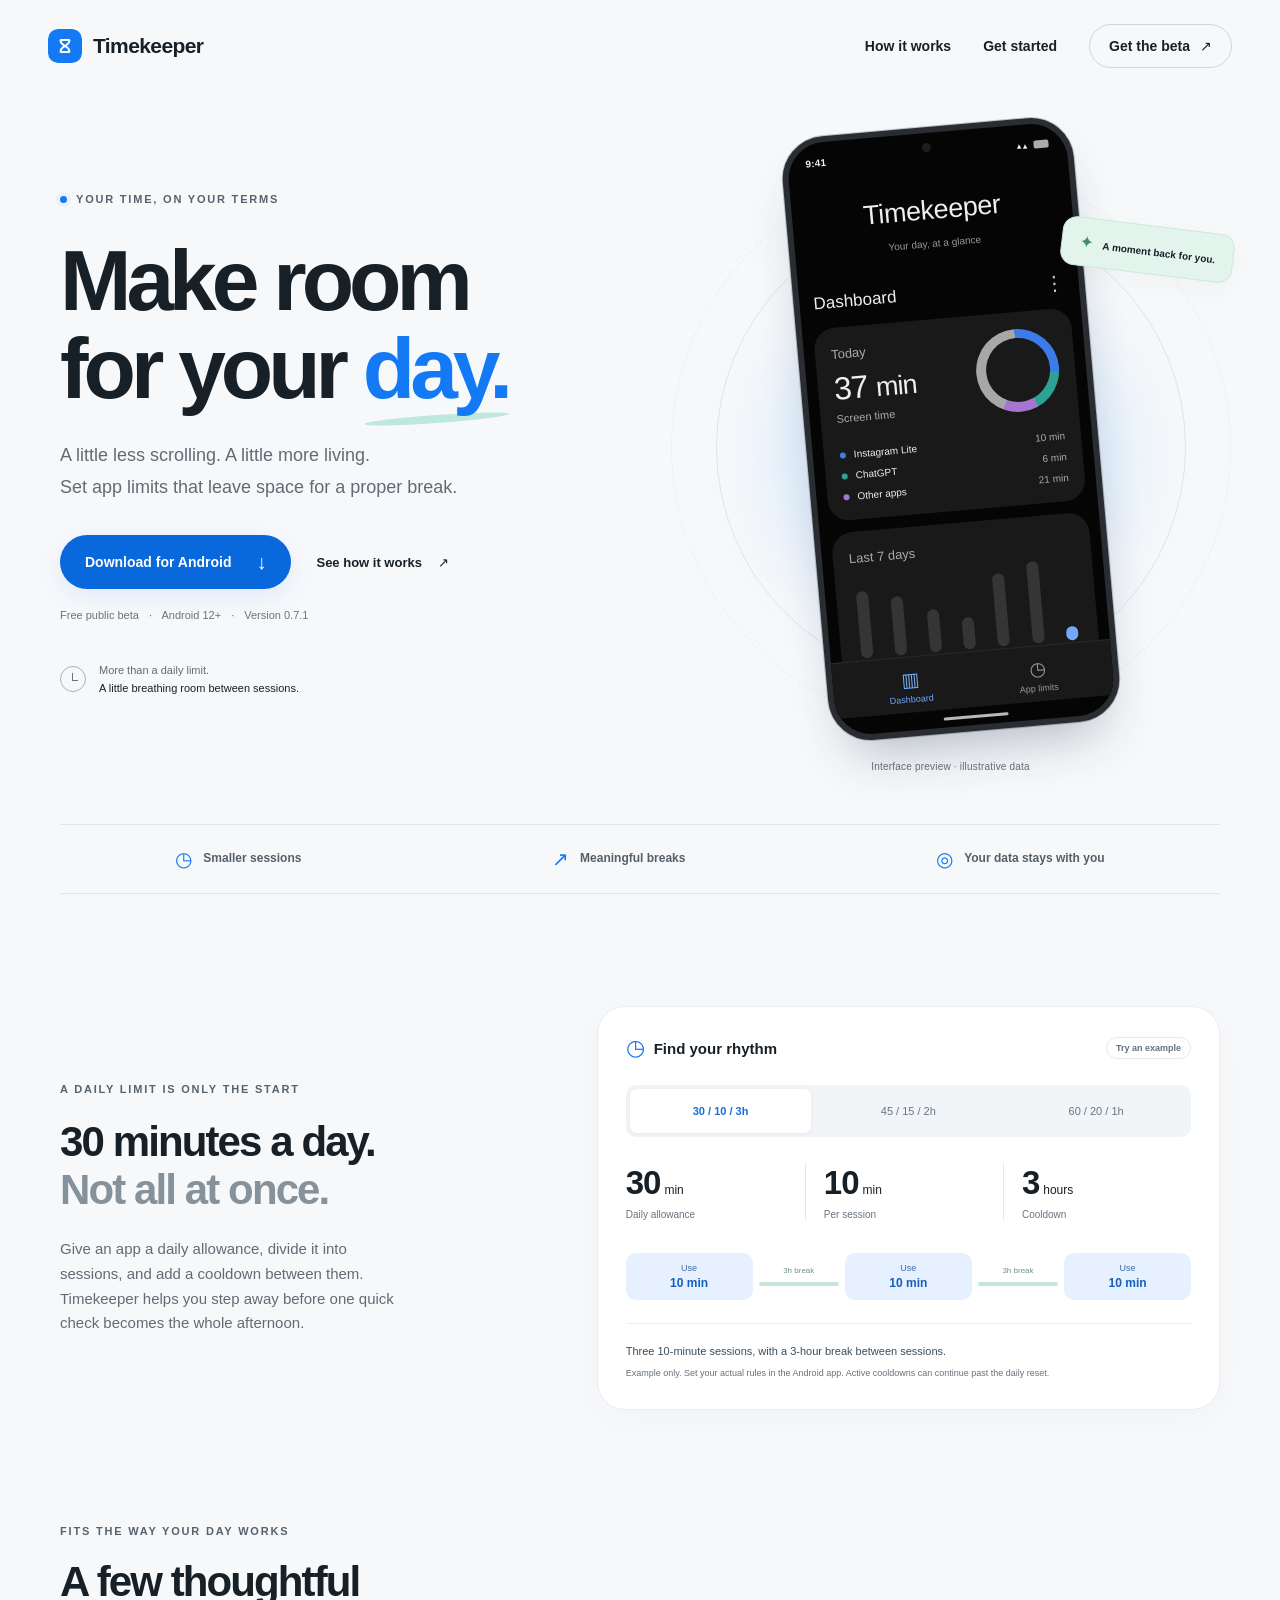
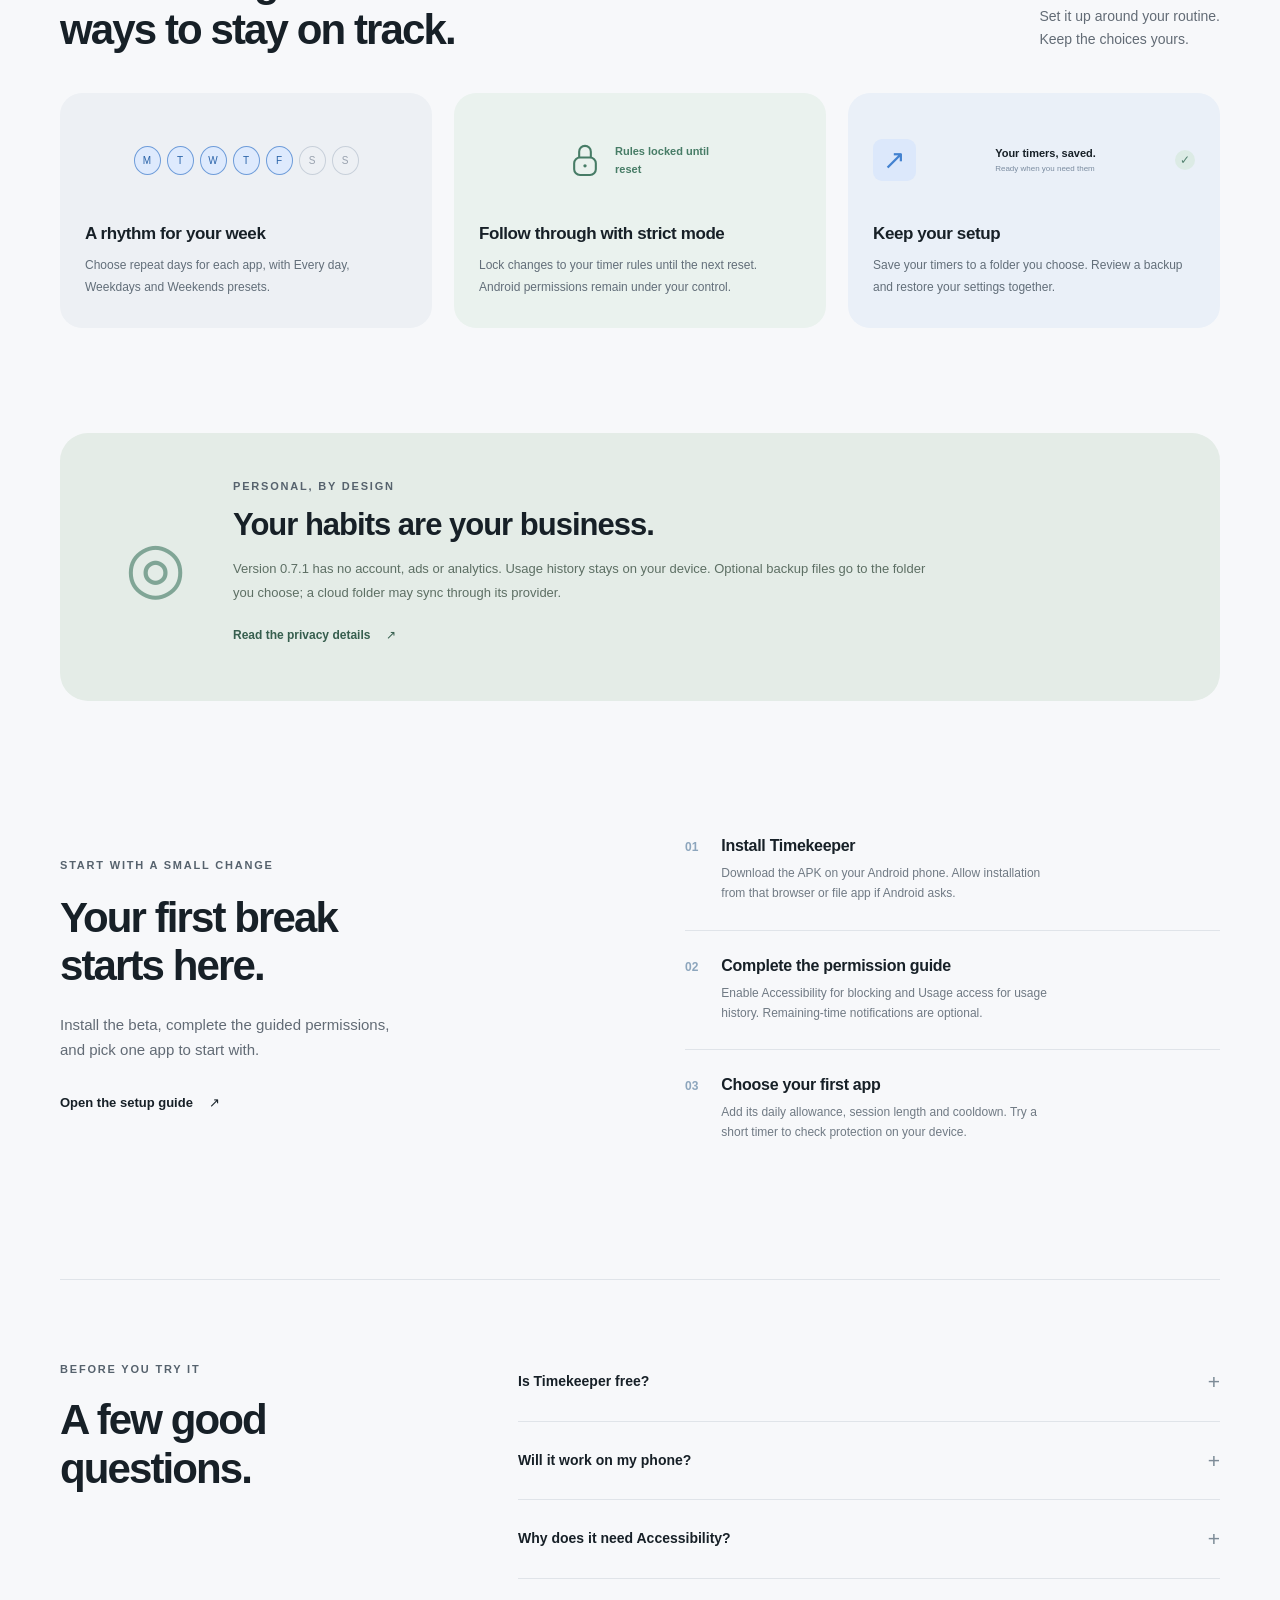
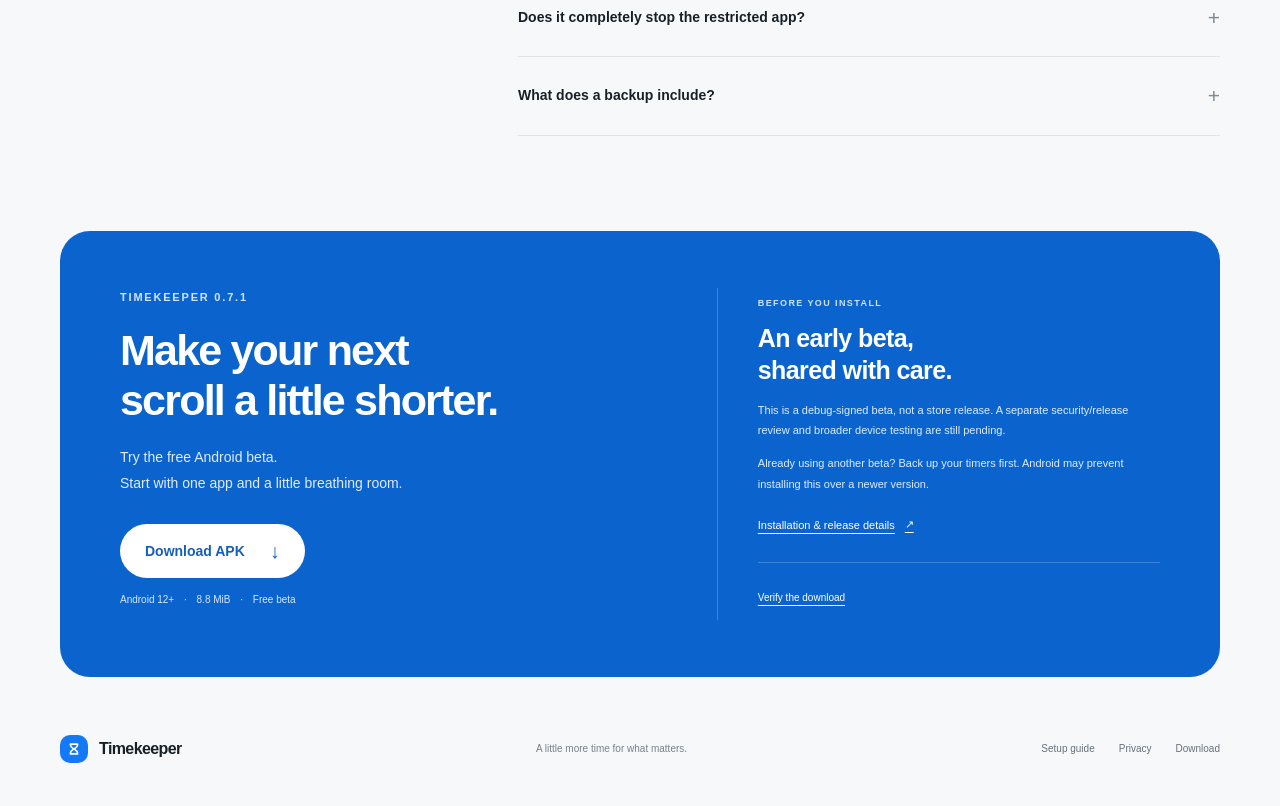
<file: docs/index.html>
<!doctype html>
<html lang="en">
<head>
  <meta charset="utf-8">
  <meta name="viewport" content="width=device-width, initial-scale=1">
  <meta name="theme-color" content="#f7f8fa">
  <title>Timekeeper — A little less scrolling. A little more living.</title>
  <meta name="description" content="Set daily app allowances, split them into smaller sessions, and take a break with cooldowns. Try the free Timekeeper 0.7.1 Android beta.">
  <meta property="og:title" content="Timekeeper — Make room for your day.">
  <meta property="og:description" content="Daily app allowances. Smaller sessions. Better breaks. Free Android beta.">
  <meta property="og:type" content="website">
  <meta property="og:image" content="assets/social-preview.svg">
  <link rel="icon" type="image/svg+xml" href="assets/timekeeper.svg">
  <link rel="stylesheet" href="assets/site.css">
  <script src="assets/site.js" defer></script>
</head>
<body>
<a class="skip-link" href="#main">Skip to content</a>
<header class="site-header">
  <a class="brand" href="./" aria-label="Timekeeper home"><img src="assets/timekeeper.svg" width="34" height="34" alt=""><span>Timekeeper</span></a>
  <nav aria-label="Main navigation">
    <a href="#how-it-works">How it works</a>
    <a href="#setup">Get started</a>
    <a class="nav-download" href="#download">Get the beta <span aria-hidden="true">↗</span></a>
  </nav>
</header>
<main id="main">
  <section class="hero section-shell" aria-labelledby="hero-title">
    <div class="hero-copy">
      <p class="eyebrow"><span class="status-dot" aria-hidden="true"></span> YOUR TIME, ON YOUR TERMS</p>
      <h1 id="hero-title">Make room<br>for your <span class="blue-word">day.</span></h1>
      <p class="hero-description">A little less scrolling. A little more living.<br>Set app limits that leave space for a proper break.</p>
      <div class="hero-actions"><a class="button primary" href="#download">Download for Android <span aria-hidden="true">↓</span></a><a class="text-link" href="#how-it-works">See how it works <span aria-hidden="true">↗</span></a></div>
      <p class="hero-meta">Free public beta <span aria-hidden="true">·</span> Android 12+ <span aria-hidden="true">·</span> Version 0.7.1</p>
      <div class="hero-note"><span class="little-clock" aria-hidden="true"></span><p>More than a daily limit.<br><strong>A little breathing room between sessions.</strong></p></div>
    </div>
    <figure class="product-stage">
      <div class="orbit orbit-one" aria-hidden="true"></div><div class="orbit orbit-two" aria-hidden="true"></div>
      <div class="floating-pill" aria-hidden="true"><span class="tiny-spark">✦</span> A moment back for you.</div>
      <div class="phone" role="img" aria-label="Illustrative Timekeeper dashboard with example screen-time data, a usage ring and weekly chart.">
        <div class="phone-camera" aria-hidden="true"></div>
        <div class="phone-status"><span>9:41</span><span class="phone-status-right">▴▴ <span class="battery"></span></span></div>
        <div class="phone-heading">Timekeeper<p>Your day, at a glance</p></div>
        <div class="screen-section-title">Dashboard <span>⋮</span></div>
        <div class="screen-card today-card">
          <div class="today-top"><div><p class="screen-muted">Today</p><p class="screen-total">37 <span>min</span></p><p class="screen-muted small">Screen time</p></div><div class="usage-ring"><div></div></div></div>
          <div class="app-row"><span class="app-dot blue"></span><span>Instagram Lite</span><span>10 min</span></div>
          <div class="app-row"><span class="app-dot teal"></span><span>ChatGPT</span><span>6 min</span></div>
          <div class="app-row"><span class="app-dot purple"></span><span>Other apps</span><span>21 min</span></div>
        </div>
        <div class="screen-card weekly-card"><p class="screen-muted">Last 7 days</p><div class="week-bars"><div><i style="--bar:66%"></i><span>T</span></div><div><i style="--bar:58%"></i><span>F</span></div><div><i style="--bar:42%"></i><span>S</span></div><div><i style="--bar:31%"></i><span>S</span></div><div><i style="--bar:72%"></i><span>M</span></div><div><i style="--bar:81%"></i><span>T</span></div><div class="current-day"><i style="--bar:14%"></i><span>W</span></div></div></div>
        <div class="phone-nav"><div class="active"><span>▥</span>Dashboard</div><div><span>◷</span>App limits</div></div><div class="gesture-bar" aria-hidden="true"></div>
      </div>
      <figcaption>Interface preview · illustrative data</figcaption>
    </figure>
  </section>
  <div class="principles section-shell" aria-label="Timekeeper basics"><p><span aria-hidden="true">◷</span> Smaller sessions</p><p><span aria-hidden="true">↗</span> Meaningful breaks</p><p><span aria-hidden="true">◎</span> Your data stays with you</p></div>

  <section class="rhythm-section section-shell" id="how-it-works" aria-labelledby="rhythm-title">
    <div class="section-intro"><p class="eyebrow">A DAILY LIMIT IS ONLY THE START</p><h2 id="rhythm-title">30 minutes a day.<br><span class="muted-heading">Not all at once.</span></h2><p>Give an app a daily allowance, divide it into sessions, and add a cooldown between them. Timekeeper helps you step away before one quick check becomes the whole afternoon.</p></div>
    <div class="rhythm-demo" aria-labelledby="demo-title">
      <div class="demo-heading"><div><span class="demo-icon" aria-hidden="true">◷</span><h3 id="demo-title">Find your rhythm</h3></div><span class="example-badge">Try an example</span></div>
      <div class="preset-options" role="group" aria-label="Choose an example app allowance"><button type="button" data-preset="0" aria-pressed="true">30 / 10 / 3h</button><button type="button" data-preset="1" aria-pressed="false">45 / 15 / 2h</button><button type="button" data-preset="2" aria-pressed="false">60 / 20 / 1h</button></div>
      <div class="rule-values"><div><strong id="daily-value">30<span>min</span></strong><span>Daily allowance</span></div><div><strong id="session-value">10<span>min</span></strong><span>Per session</span></div><div><strong id="cooldown-value">3<span>hours</span></strong><span>Cooldown</span></div></div>
      <div class="session-track" aria-hidden="true"><div class="session-block">Use <b class="session-number">10 min</b></div><div class="break-block"><span class="break-label">3h break</span><i></i></div><div class="session-block">Use <b class="session-number">10 min</b></div><div class="break-block"><span class="break-label">3h break</span><i></i></div><div class="session-block">Use <b class="session-number">10 min</b></div></div>
      <p class="demo-result" id="demo-result" aria-live="polite">Three 10-minute sessions, with a 3-hour break between sessions.</p>
      <p class="demo-footnote">Example only. Set your actual rules in the Android app. Active cooldowns can continue past the daily reset.</p>
    </div>
  </section>

  <section class="features-section section-shell" aria-labelledby="features-title">
    <div class="section-title-row"><div><p class="eyebrow">FITS THE WAY YOUR DAY WORKS</p><h2 id="features-title">A few thoughtful<br>ways to stay on track.</h2></div><p>Set it up around your routine.<br>Keep the choices yours.</p></div>
    <div class="feature-grid">
      <article class="feature-card"><div class="feature-visual days-visual" aria-hidden="true"><span>M</span><span>T</span><span>W</span><span>T</span><span>F</span><span class="off">S</span><span class="off">S</span></div><h3>A rhythm for your week</h3><p>Choose repeat days for each app, with Every day, Weekdays and Weekends presets.</p></article>
      <article class="feature-card"><div class="feature-visual lock-visual" aria-hidden="true"><svg viewBox="0 0 48 48" fill="none"><rect x="11" y="21" width="26" height="21" rx="7" stroke="currentColor" stroke-width="2.5"/><path d="M17 21V14a7 7 0 0 1 14 0v7" stroke="currentColor" stroke-width="2.5"/><circle cx="24" cy="31" r="2" fill="currentColor"/></svg><span>Rules locked until reset</span></div><h3>Follow through with strict mode</h3><p>Lock changes to your timer rules until the next reset. Android permissions remain under your control.</p></article>
      <article class="feature-card"><div class="feature-visual backup-visual" aria-hidden="true"><span class="backup-file">↗</span><div><strong>Your timers, saved.</strong><span>Ready when you need them</span></div><span class="backup-check">✓</span></div><h3>Keep your setup</h3><p>Save your timers to a folder you choose. Review a backup and restore your settings together.</p></article>
    </div>
  </section>

  <section class="privacy-strip section-shell" aria-labelledby="privacy-title"><div class="privacy-symbol" aria-hidden="true">◎</div><div><p class="eyebrow">PERSONAL, BY DESIGN</p><h2 id="privacy-title">Your habits are your business.</h2><p>Version 0.7.1 has no account, ads or analytics. Usage history stays on your device. Optional backup files go to the folder you choose; a cloud folder may sync through its provider.</p><a class="text-link" href="privacy.html">Read the privacy details <span aria-hidden="true">↗</span></a></div></section>

  <section class="setup-section section-shell" id="setup" aria-labelledby="setup-title"><div class="section-intro"><p class="eyebrow">START WITH A SMALL CHANGE</p><h2 id="setup-title">Your first break<br>starts here.</h2><p>Install the beta, complete the guided permissions, and pick one app to start with.</p><a class="text-link" href="guide.html">Open the setup guide <span aria-hidden="true">↗</span></a></div><ol class="setup-steps"><li><span class="step-number">01</span><div><h3>Install Timekeeper</h3><p>Download the APK on your Android phone. Allow installation from that browser or file app if Android asks.</p></div></li><li><span class="step-number">02</span><div><h3>Complete the permission guide</h3><p>Enable Accessibility for blocking and Usage access for usage history. Remaining-time notifications are optional.</p></div></li><li><span class="step-number">03</span><div><h3>Choose your first app</h3><p>Add its daily allowance, session length and cooldown. Try a short timer to check protection on your device.</p></div></li></ol></section>

  <section class="faq-section section-shell" id="faq" aria-labelledby="faq-title"><div><p class="eyebrow">BEFORE YOU TRY IT</p><h2 id="faq-title">A few good<br>questions.</h2></div><div class="faq-list">
    <details><summary>Is Timekeeper free?<span aria-hidden="true">+</span></summary><p>Yes. The 0.7.1 public beta is free to try, including intervals, cooldowns, strict mode and backup/restore. No payment or account is needed.</p></details>
    <details><summary>Will it work on my phone?<span aria-hidden="true">+</span></summary><p>The APK requires Android 12 or later. Other Android devices are welcome to try the beta, but manufacturer behavior, layouts and background restrictions still need testing.</p></details>
    <details><summary>Why does it need Accessibility?<span aria-hidden="true">+</span></summary><p>Timekeeper uses window changes to identify the active app and show a blocking screen when its allowance or session ends. Accessibility is powerful access: review Android’s permission prompt before enabling it. Some banking or security-sensitive apps may object while Accessibility services are enabled.</p></details>
    <details><summary>Does it completely stop the restricted app?<span aria-hidden="true">+</span></summary><p>Version 0.7.1 displays a blocking screen. A restricted app may appear briefly when opened, and background playback or services can continue. It does not suspend or force-stop other apps. Strict mode locks rule changes inside Timekeeper; it cannot make Android permissions or uninstall controls unavailable.</p></details>
    <details><summary>What does a backup include?<span aria-hidden="true">+</span></summary><p>Your app timer rules and preferences. Usage history, live cooldowns and permission grants are not included. Backup files identify your selected apps and are not encrypted by Timekeeper, so choose a private location. Settings → Back up and restore explains what is saved.</p></details>
  </div></section>

  <section class="download-section section-shell" id="download" aria-labelledby="download-title"><div><p class="eyebrow">TIMEKEEPER 0.7.1</p><h2 id="download-title">Make your next<br>scroll a little shorter.</h2><p>Try the free Android beta.<br>Start with one app and a little breathing room.</p><a class="button white-button" href="downloads/timekeeper-0.7.1.apk" download="timekeeper-0.7.1.apk">Download APK <span aria-hidden="true">↓</span></a><p class="download-meta">Android 12+ <span aria-hidden="true">·</span> 8.8 MiB <span aria-hidden="true">·</span> Free beta</p></div><div class="release-panel"><span class="release-tag">BEFORE YOU INSTALL</span><h3>An early beta,<br>shared with care.</h3><p>This is a debug-signed beta, not a store release. A separate security/release review and broader device testing are still pending.</p><p>Already using another beta? Back up your timers first. Android may prevent installing this over a newer version.</p><a href="guide.html">Installation &amp; release details <span aria-hidden="true">↗</span></a><details class="checksum"><summary>Verify the download</summary><p>SHA-256</p><code>27ceb0c86ce0916416951ccacaa19b6d737d60e197d0aaa5fccd3ace580e05f0</code><a href="downloads/SHA256SUMS.txt" download>Download checksum file</a></details></div></section>
</main>
<footer class="site-footer section-shell"><a class="brand" href="./"><img src="assets/timekeeper.svg" width="28" height="28" alt=""><span>Timekeeper</span></a><p>A little more time for what matters.</p><nav aria-label="Footer"><a href="guide.html">Setup guide</a><a href="privacy.html">Privacy</a><a href="#download">Download</a></nav></footer>
</body>
</html>
</file>
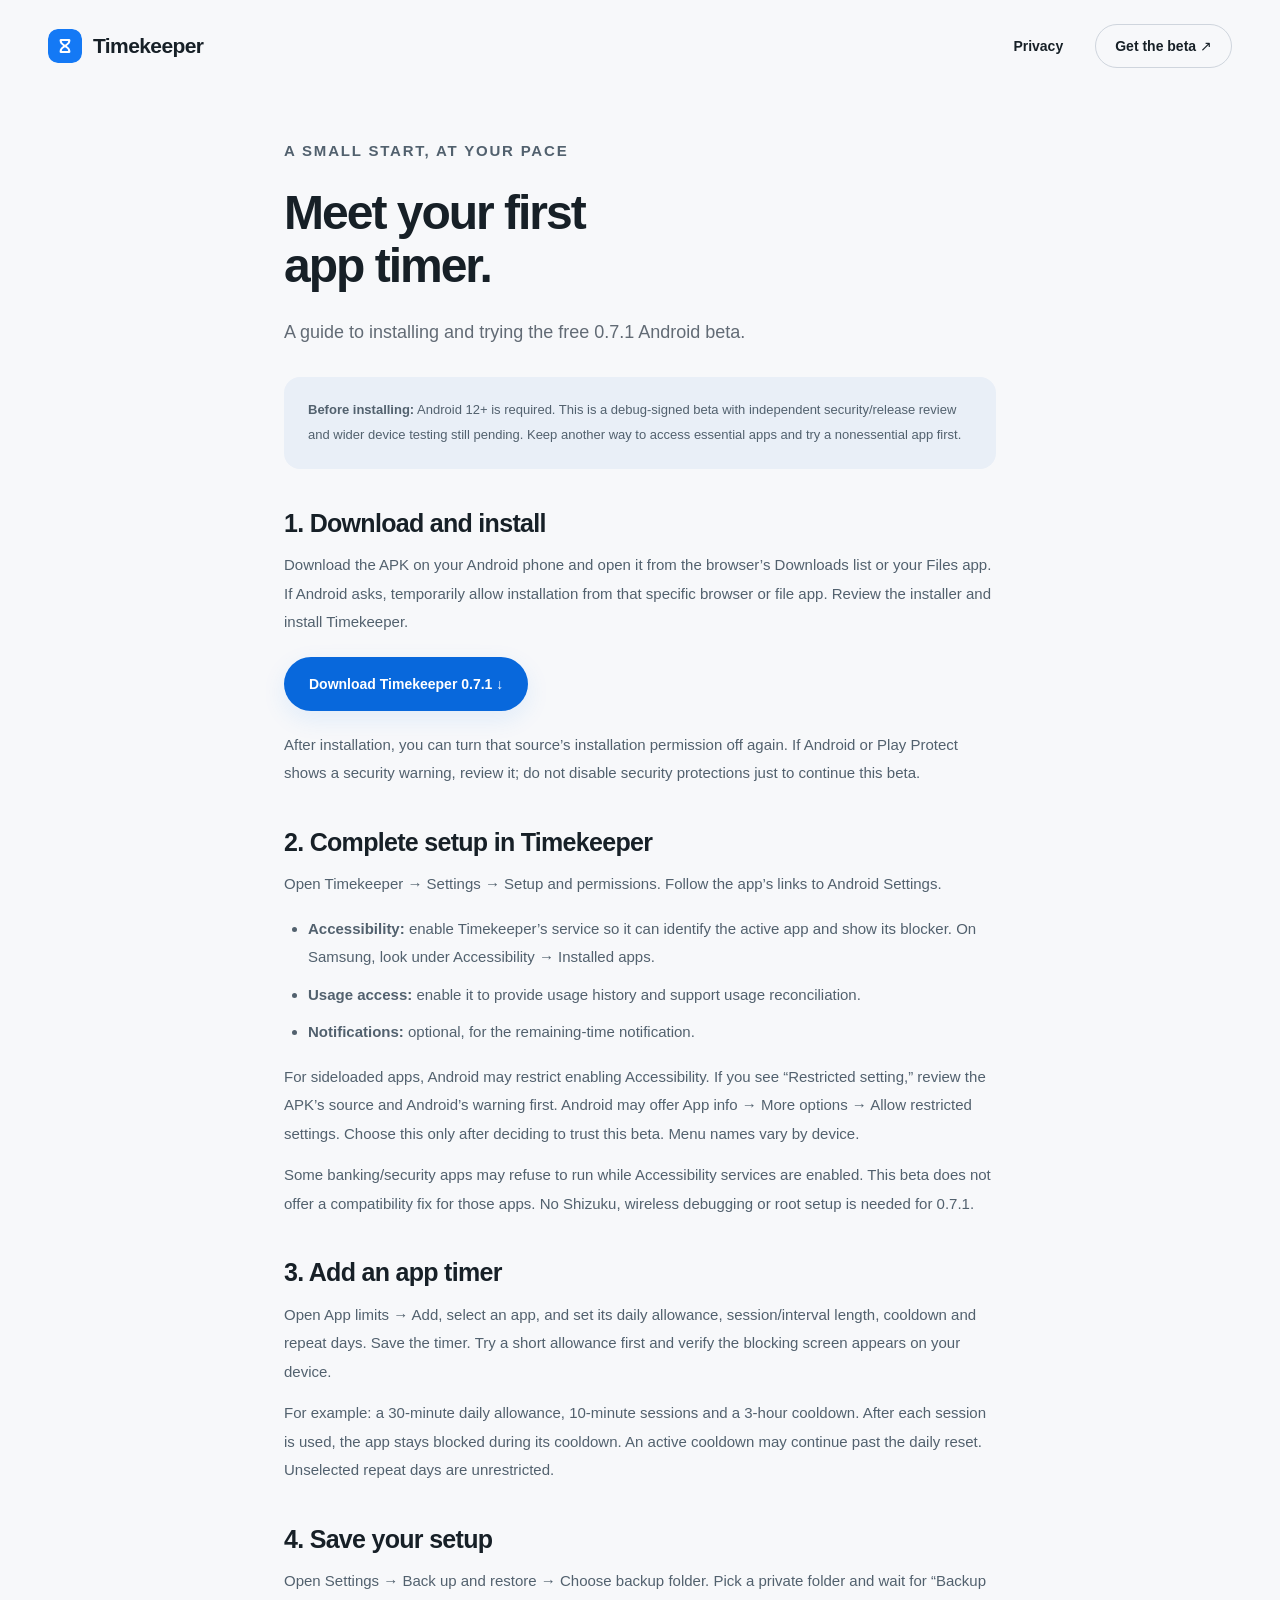
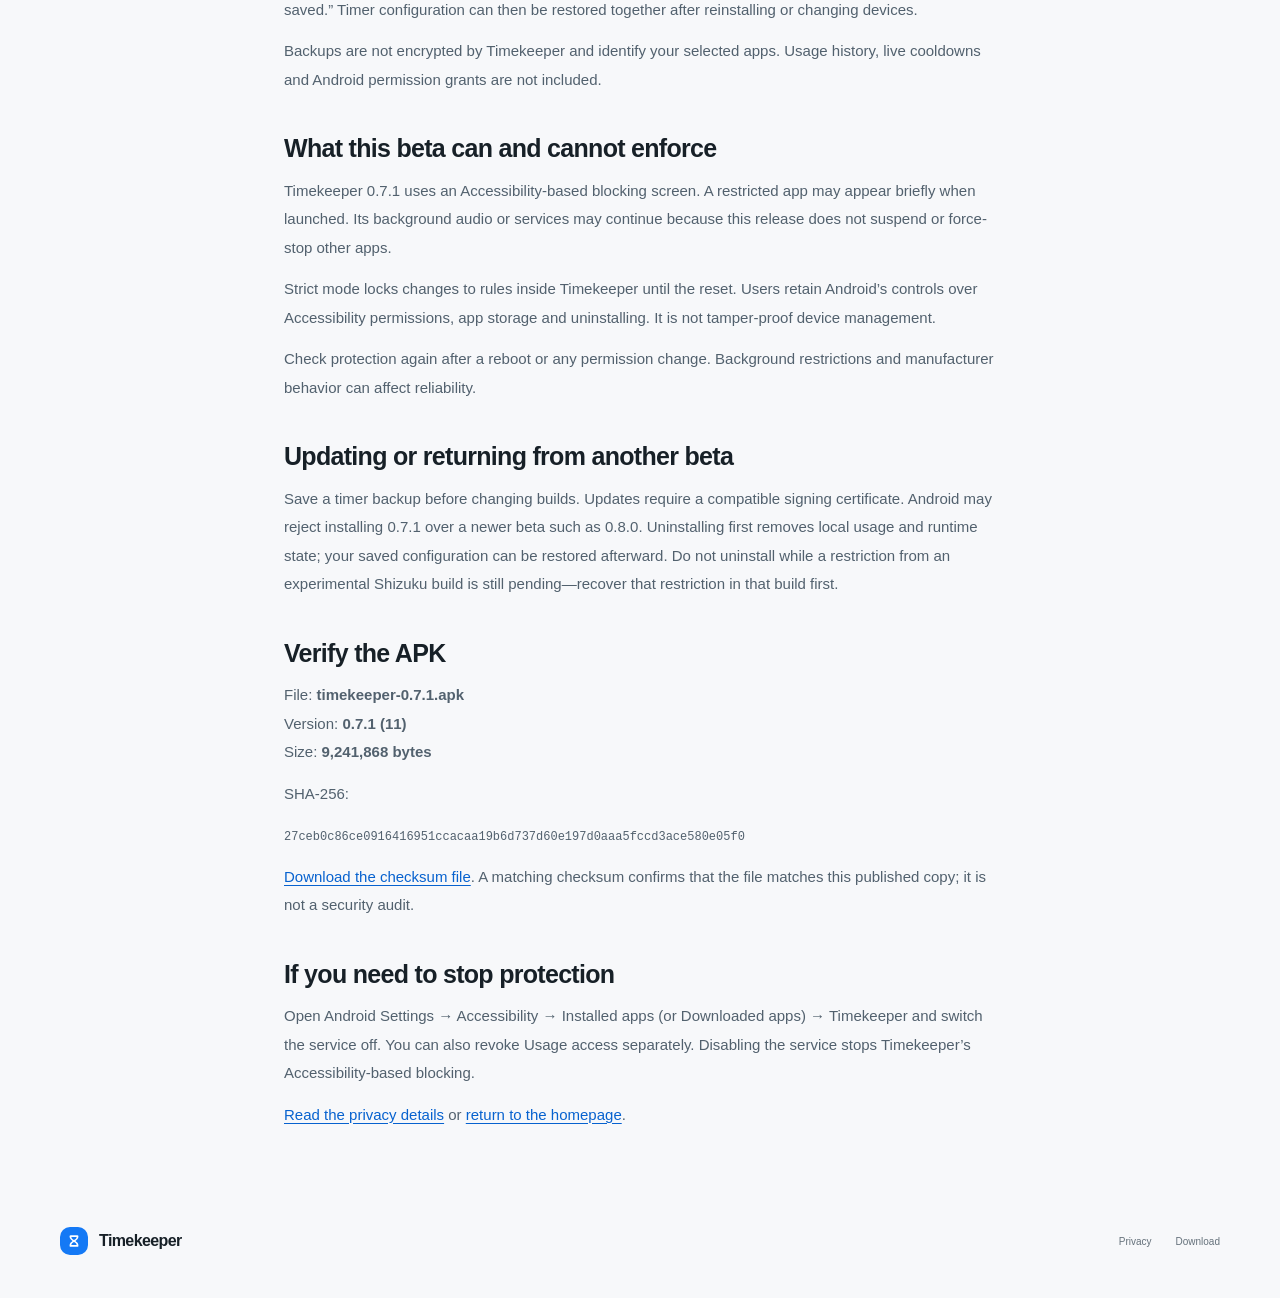
<file: docs/guide.html>
<!doctype html><html lang="en"><head><meta charset="utf-8"><meta name="viewport" content="width=device-width, initial-scale=1"><meta name="theme-color" content="#f7f8fa"><title>Get started — Timekeeper 0.7.1</title><meta name="description" content="Install the free Timekeeper 0.7.1 beta, enable Android permissions and set your first app timer."><link rel="icon" href="assets/timekeeper.svg" type="image/svg+xml"><link rel="stylesheet" href="assets/site.css"></head><body><a class="skip-link" href="#main">Skip to content</a><header class="site-header"><a class="brand" href="./"><img src="assets/timekeeper.svg" width="34" height="34" alt=""><span>Timekeeper</span></a><nav aria-label="Main navigation"><a href="privacy.html">Privacy</a><a class="nav-download" href="index.html#download">Get the beta ↗</a></nav></header><main id="main" class="article-shell"><p class="eyebrow">A SMALL START, AT YOUR PACE</p><h1>Meet your first<br>app timer.</h1><p class="article-lead">A guide to installing and trying the free 0.7.1 Android beta.</p><div class="article-note"><p><strong>Before installing:</strong> Android 12+ is required. This is a debug-signed beta with independent security/release review and wider device testing still pending. Keep another way to access essential apps and try a nonessential app first.</p></div>
<h2>1. Download and install</h2><p>Download the APK on your Android phone and open it from the browser’s Downloads list or your Files app. If Android asks, temporarily allow installation from that specific browser or file app. Review the installer and install Timekeeper.</p><a class="button primary" href="downloads/timekeeper-0.7.1.apk" download="timekeeper-0.7.1.apk">Download Timekeeper 0.7.1 ↓</a><p>After installation, you can turn that source’s installation permission off again. If Android or Play Protect shows a security warning, review it; do not disable security protections just to continue this beta.</p>
<h2>2. Complete setup in Timekeeper</h2><p>Open Timekeeper → Settings → Setup and permissions. Follow the app’s links to Android Settings.</p><ul><li><strong>Accessibility:</strong> enable Timekeeper’s service so it can identify the active app and show its blocker. On Samsung, look under Accessibility → Installed apps.</li><li><strong>Usage access:</strong> enable it to provide usage history and support usage reconciliation.</li><li><strong>Notifications:</strong> optional, for the remaining-time notification.</li></ul><p>For sideloaded apps, Android may restrict enabling Accessibility. If you see “Restricted setting,” review the APK’s source and Android’s warning first. Android may offer App info → More options → Allow restricted settings. Choose this only after deciding to trust this beta. Menu names vary by device.</p><p>Some banking/security apps may refuse to run while Accessibility services are enabled. This beta does not offer a compatibility fix for those apps. No Shizuku, wireless debugging or root setup is needed for 0.7.1.</p>
<h2>3. Add an app timer</h2><p>Open App limits → Add, select an app, and set its daily allowance, session/interval length, cooldown and repeat days. Save the timer. Try a short allowance first and verify the blocking screen appears on your device.</p><p>For example: a 30-minute daily allowance, 10-minute sessions and a 3-hour cooldown. After each session is used, the app stays blocked during its cooldown. An active cooldown may continue past the daily reset. Unselected repeat days are unrestricted.</p>
<h2>4. Save your setup</h2><p>Open Settings → Back up and restore → Choose backup folder. Pick a private folder and wait for “Backup saved.” Timer configuration can then be restored together after reinstalling or changing devices.</p><p>Backups are not encrypted by Timekeeper and identify your selected apps. Usage history, live cooldowns and Android permission grants are not included.</p>
<h2>What this beta can and cannot enforce</h2><p>Timekeeper 0.7.1 uses an Accessibility-based blocking screen. A restricted app may appear briefly when launched. Its background audio or services may continue because this release does not suspend or force-stop other apps.</p><p>Strict mode locks changes to rules inside Timekeeper until the reset. Users retain Android’s controls over Accessibility permissions, app storage and uninstalling. It is not tamper-proof device management.</p><p>Check protection again after a reboot or any permission change. Background restrictions and manufacturer behavior can affect reliability.</p>
<h2>Updating or returning from another beta</h2><p>Save a timer backup before changing builds. Updates require a compatible signing certificate. Android may reject installing 0.7.1 over a newer beta such as 0.8.0. Uninstalling first removes local usage and runtime state; your saved configuration can be restored afterward. Do not uninstall while a restriction from an experimental Shizuku build is still pending—recover that restriction in that build first.</p>
<h2>Verify the APK</h2><p>File: <strong>timekeeper-0.7.1.apk</strong><br>Version: <strong>0.7.1 (11)</strong><br>Size: <strong>9,241,868 bytes</strong></p><p>SHA-256:</p><p><code>27ceb0c86ce0916416951ccacaa19b6d737d60e197d0aaa5fccd3ace580e05f0</code></p><p><a href="downloads/SHA256SUMS.txt" download>Download the checksum file</a>. A matching checksum confirms that the file matches this published copy; it is not a security audit.</p><h2>If you need to stop protection</h2><p>Open Android Settings → Accessibility → Installed apps (or Downloaded apps) → Timekeeper and switch the service off. You can also revoke Usage access separately. Disabling the service stops Timekeeper’s Accessibility-based blocking.</p><p><a href="privacy.html">Read the privacy details</a> or <a href="./">return to the homepage</a>.</p></main><footer class="site-footer section-shell"><a class="brand" href="./"><img src="assets/timekeeper.svg" width="28" height="28" alt=""><span>Timekeeper</span></a><nav aria-label="Footer"><a href="privacy.html">Privacy</a><a href="index.html#download">Download</a></nav></footer></body></html>
</file>
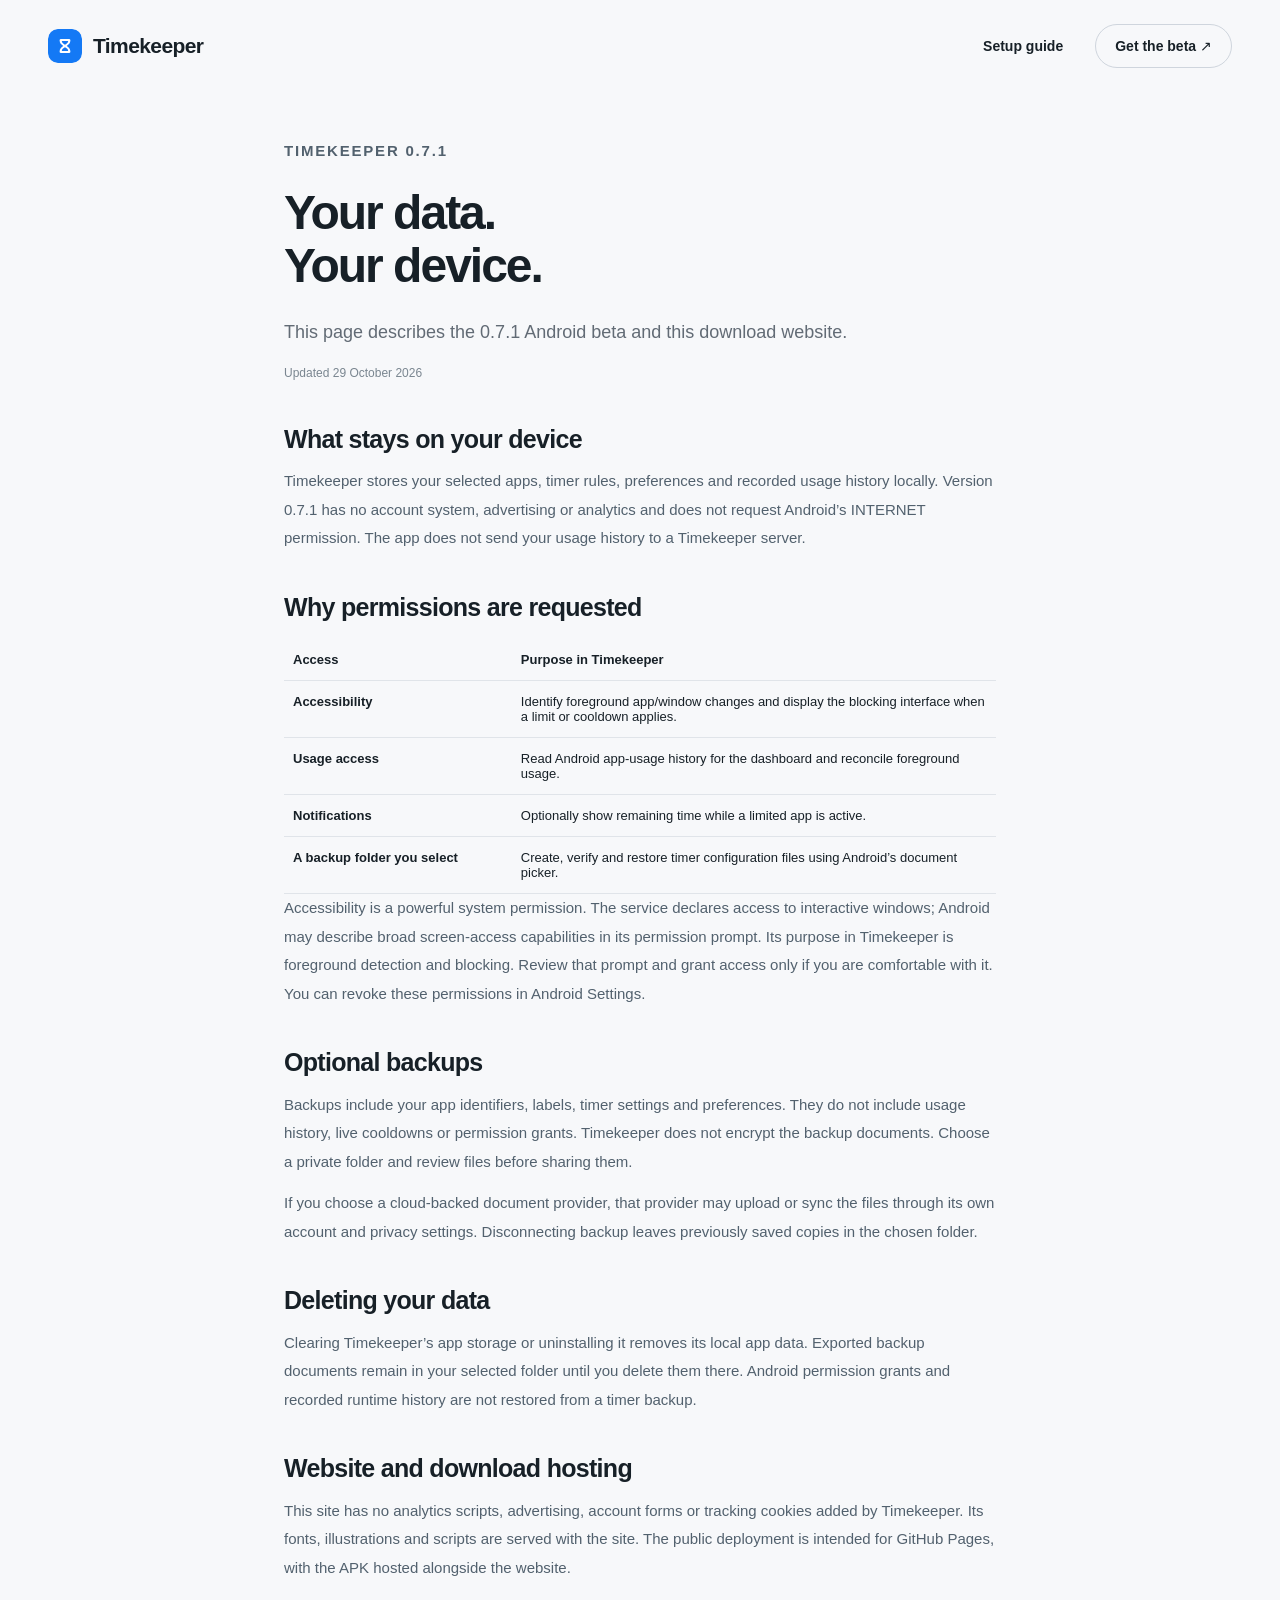
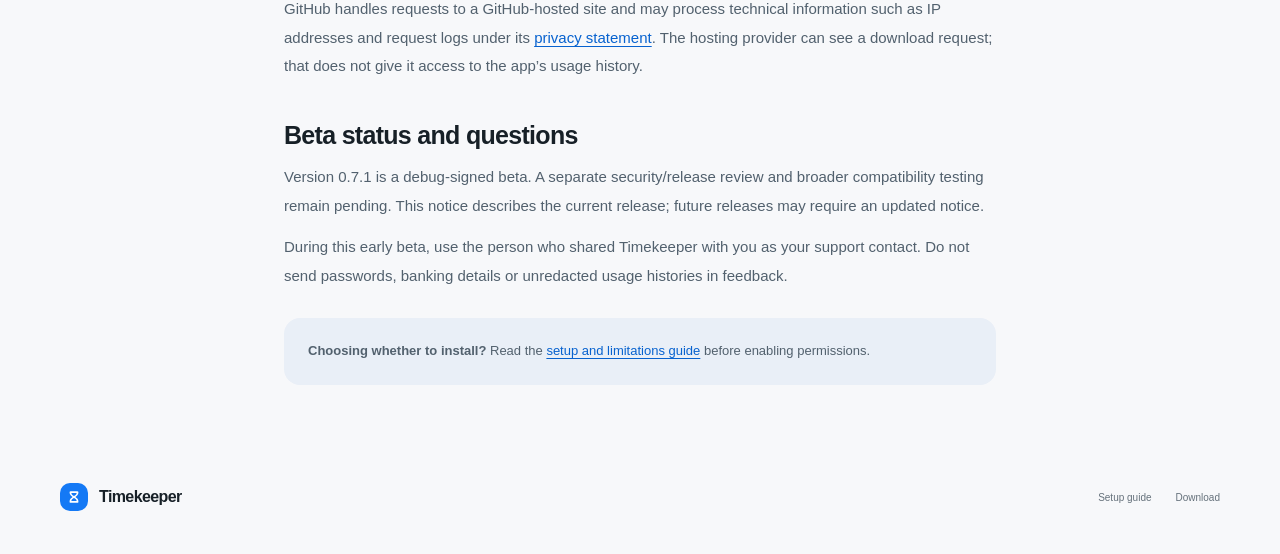
<file: docs/privacy.html>
<!doctype html><html lang="en"><head><meta charset="utf-8"><meta name="viewport" content="width=device-width, initial-scale=1"><meta name="theme-color" content="#f7f8fa"><title>Privacy — Timekeeper 0.7.1</title><meta name="description" content="How Timekeeper 0.7.1 uses Accessibility, Usage access, local history and optional timer backups."><link rel="icon" href="assets/timekeeper.svg" type="image/svg+xml"><link rel="stylesheet" href="assets/site.css"></head><body><a class="skip-link" href="#main">Skip to content</a><header class="site-header"><a class="brand" href="./"><img src="assets/timekeeper.svg" width="34" height="34" alt=""><span>Timekeeper</span></a><nav aria-label="Main navigation"><a href="guide.html">Setup guide</a><a class="nav-download" href="index.html#download">Get the beta ↗</a></nav></header><main id="main" class="article-shell"><p class="eyebrow">TIMEKEEPER 0.7.1</p><h1>Your data.<br>Your device.</h1><p class="article-lead">This page describes the 0.7.1 Android beta and this download website.</p><p class="article-date">Updated 29 October 2026</p>
<h2>What stays on your device</h2><p>Timekeeper stores your selected apps, timer rules, preferences and recorded usage history locally. Version 0.7.1 has no account system, advertising or analytics and does not request Android’s INTERNET permission. The app does not send your usage history to a Timekeeper server.</p>
<h2>Why permissions are requested</h2><table><thead><tr><th>Access</th><th>Purpose in Timekeeper</th></tr></thead><tbody><tr><td>Accessibility</td><td>Identify foreground app/window changes and display the blocking interface when a limit or cooldown applies.</td></tr><tr><td>Usage access</td><td>Read Android app-usage history for the dashboard and reconcile foreground usage.</td></tr><tr><td>Notifications</td><td>Optionally show remaining time while a limited app is active.</td></tr><tr><td>A backup folder you select</td><td>Create, verify and restore timer configuration files using Android’s document picker.</td></tr></tbody></table><p>Accessibility is a powerful system permission. The service declares access to interactive windows; Android may describe broad screen-access capabilities in its permission prompt. Its purpose in Timekeeper is foreground detection and blocking. Review that prompt and grant access only if you are comfortable with it. You can revoke these permissions in Android Settings.</p>
<h2>Optional backups</h2><p>Backups include your app identifiers, labels, timer settings and preferences. They do not include usage history, live cooldowns or permission grants. Timekeeper does not encrypt the backup documents. Choose a private folder and review files before sharing them.</p><p>If you choose a cloud-backed document provider, that provider may upload or sync the files through its own account and privacy settings. Disconnecting backup leaves previously saved copies in the chosen folder.</p>
<h2>Deleting your data</h2><p>Clearing Timekeeper’s app storage or uninstalling it removes its local app data. Exported backup documents remain in your selected folder until you delete them there. Android permission grants and recorded runtime history are not restored from a timer backup.</p>
<h2>Website and download hosting</h2><p>This site has no analytics scripts, advertising, account forms or tracking cookies added by Timekeeper. Its fonts, illustrations and scripts are served with the site. The public deployment is intended for GitHub Pages, with the APK hosted alongside the website.</p><p>GitHub handles requests to a GitHub-hosted site and may process technical information such as IP addresses and request logs under its <a href="https://docs.github.com/en/site-policy/privacy-policies/github-general-privacy-statement" rel="noreferrer">privacy statement</a>. The hosting provider can see a download request; that does not give it access to the app’s usage history.</p>
<h2>Beta status and questions</h2><p>Version 0.7.1 is a debug-signed beta. A separate security/release review and broader compatibility testing remain pending. This notice describes the current release; future releases may require an updated notice.</p><p>During this early beta, use the person who shared Timekeeper with you as your support contact. Do not send passwords, banking details or unredacted usage histories in feedback.</p><div class="article-note"><p><strong>Choosing whether to install?</strong> Read the <a href="guide.html">setup and limitations guide</a> before enabling permissions.</p></div></main><footer class="site-footer section-shell"><a class="brand" href="./"><img src="assets/timekeeper.svg" width="28" height="28" alt=""><span>Timekeeper</span></a><nav aria-label="Footer"><a href="guide.html">Setup guide</a><a href="index.html#download">Download</a></nav></footer></body></html>
</file>
<file: docs/assets/site.css>
:root{--paper:#f7f8fa;--ink:#172027;--muted:#626b75;--blue:#1479f5;--deep-blue:#0965d9;--line:#e0e4e9;--mint:#bfe8dc;--white:#fff;--radius:28px;font-family:Inter,-apple-system,BlinkMacSystemFont,"Segoe UI",sans-serif;color:var(--ink);background:var(--paper);font-synthesis:none;text-rendering:optimizeLegibility;-webkit-font-smoothing:antialiased;scroll-behavior:smooth;scroll-padding-top:92px}*{box-sizing:border-box}body{margin:0}a{color:inherit;text-decoration:none}button{font:inherit}a,button,summary{-webkit-tap-highlight-color:transparent}a:focus-visible,button:focus-visible,summary:focus-visible{outline:3px solid var(--blue);outline-offset:6px;border-radius:6px}h1,h2,h3,p,figure{margin:0}p{line-height:1.65}img{max-width:100%}.section-shell{width:min(1160px,calc(100% - 96px));margin-inline:auto}.site-header{height:92px;display:flex;align-items:center;justify-content:space-between;width:min(1280px,calc(100% - 96px));margin:auto;gap:24px}.brand{display:inline-flex;align-items:center;gap:11px;font-weight:700;letter-spacing:-.6px;font-size:21px;flex-shrink:0}.brand img{border-radius:10px}.site-header nav{display:flex;gap:32px;align-items:center;font-size:14px;font-weight:550}.site-header nav a:not(.nav-download):hover,.site-footer a:hover{color:var(--blue)}.nav-download{padding:12px 19px;border:1px solid #cfd5dd;border-radius:100px}.nav-download span{margin-left:10px}.nav-download:hover{background:var(--ink);color:white;border-color:var(--ink)}.skip-link{position:fixed;top:-100px;left:20px;z-index:20;background:var(--ink);color:white;padding:14px 20px;border-radius:10px}.skip-link:focus{top:12px}.hero{min-height:720px;display:grid;grid-template-columns:1.06fr 1fr;align-items:center;gap:50px;padding-top:24px;padding-bottom:52px}.eyebrow{font-size:11px;font-weight:700;letter-spacing:1.8px;color:#56626d;display:flex;align-items:center;gap:9px}.status-dot{width:7px;height:7px;border-radius:50%;background:var(--blue);box-shadow:0 0 0 4px #1479f50d}.hero h1{font-size:clamp(60px,6.7vw,88px);line-height:1.035;letter-spacing:-5px;font-weight:650;margin-top:27px;margin-bottom:27px}.blue-word{color:var(--blue);position:relative}.blue-word:after{content:"";position:absolute;bottom:-7px;left:1px;width:100%;height:8px;background:var(--mint);border-radius:60%;transform:rotate(-4deg);z-index:-1}.hero-description{font-size:18px;line-height:1.75;color:var(--muted);max-width:420px}.hero-actions{display:flex;gap:25px;align-items:center;flex-wrap:wrap;margin-top:32px}.button{display:inline-flex;gap:25px;justify-content:center;align-items:center;border-radius:100px;min-height:54px;padding:16px 25px;font-size:14px;font-weight:650;transition:background .16s,transform .16s}.button:hover{transform:translateY(-2px)}.primary{background:#0868dc;color:white;box-shadow:0 8px 24px #1479f519}.primary:hover{background:var(--deep-blue)}.button span{font-size:20px;font-weight:400;line-height:1}.text-link{font-size:13px;font-weight:650;display:inline-flex;align-items:center;gap:16px;min-height:44px}.text-link:hover{color:var(--blue)}.hero-meta{font-size:11px;color:#69737d;margin-top:17px}.hero-meta span{padding:0 7px}.hero-note{display:flex;align-items:center;gap:13px;margin-top:37px}.hero-note p{font-size:11px;color:var(--muted);line-height:1.65}.hero-note strong{font-weight:500;color:var(--ink)}.little-clock{border:1.5px solid #a5b3bd;width:26px;height:26px;border-radius:50%;position:relative}.little-clock:before{content:"";position:absolute;height:7px;width:5px;border-left:1.5px solid #647683;border-bottom:1.5px solid #647683;left:11px;top:6px}.product-stage{position:relative;display:flex;flex-direction:column;align-items:center;isolation:isolate;padding-top:10px;min-width:0}.orbit{position:absolute;border:1px solid #dce5ed;border-radius:50%;z-index:-2}.orbit-one{width:470px;height:470px;top:96px;left:50%;transform:translateX(-50%)}.orbit-two{width:560px;height:560px;top:51px;left:50%;transform:translateX(-50%);border-style:dashed;opacity:.55}.product-stage:before{content:"";position:absolute;width:365px;height:365px;top:160px;background:#deedfc;filter:blur(32px);border-radius:50%;z-index:-2}.floating-pill{position:absolute;right:-14px;top:109px;z-index:3;transform:rotate(7deg);background:#e3f4ec;border:1px solid #cee8db;padding:13px 17px;border-radius:14px;font-size:10px;font-weight:600;box-shadow:0 8px 25px #193a2b08}.tiny-spark{font-size:17px;margin-right:7px;color:#448c72}.phone{width:292px;height:606px;background:#050505;color:#eee;border:6px solid #292c30;border-radius:43px;box-shadow:0 30px 52px -20px #152a4050,0 0 0 1px #bbc4cc;position:relative;overflow:hidden;transform:rotate(-5deg);padding:15px 11px 0;font-family:Arial,sans-serif}.phone-camera{position:absolute;left:50%;top:10px;background:#1b1d20;width:9px;height:9px;border-radius:50%;transform:translateX(-50%)}.phone-status{font-size:10px;display:flex;justify-content:space-between;align-items:center;padding:0 7px;font-weight:600;letter-spacing:.2px}.phone-status-right{display:flex;align-items:center;gap:6px;font-size:9px}.battery{display:inline-block;width:15px;height:8px;border-radius:2px;background:#aaa}.phone-heading{text-align:center;font-size:27px;font-weight:400;letter-spacing:-.4px;padding-top:36px}.phone-heading p{font-size:10px;color:#979797;padding-top:10px;letter-spacing:0}.screen-section-title{display:flex;justify-content:space-between;font-size:17px;padding:31px 3px 13px}.screen-section-title span{font-size:20px;color:#ccc;margin-top:-2px}.screen-card{background:#191919;border-radius:21px;padding:17px 16px}.today-top{display:flex;justify-content:space-between;align-items:center;margin-bottom:13px}.screen-muted{color:#aaa;font-size:13px;line-height:1.5}.screen-muted.small{font-size:11px}.screen-total{font-size:32px;letter-spacing:-.9px;line-height:1.3;padding-top:5px}.screen-total span{font-size:27px}.usage-ring{width:83px;height:83px;border-radius:50%;background:conic-gradient(#3c7bea 0 27%,#2ca292 27% 43%,#a575cf 43% 57%,#a7a7a7 57%);display:grid;place-items:center}.usage-ring>div{width:64px;height:64px;border-radius:50%;background:#191919}.app-row{font-size:10px;display:flex;align-items:center;gap:8px;padding-top:9px;line-height:1.2}.app-row span:last-child{margin-left:auto;color:#aaa}.app-dot{width:6px;height:6px;border-radius:50%;flex:none}.blue{background:#3c7bea}.teal{background:#2ca292}.purple{background:#a575cf}.weekly-card{margin-top:12px;height:161px}.week-bars{height:102px;display:flex;gap:15px;justify-content:space-between;margin-top:9px;align-items:flex-end}.week-bars>div{height:100%;display:flex;flex-direction:column;justify-content:flex-end;align-items:center;gap:9px;flex:1}.week-bars i{display:block;width:12px;border-radius:9px;background:#353535;height:var(--bar)}.week-bars span{font-size:10px;color:#9e9e9e}.week-bars .current-day i{background:#75a8fa}.week-bars .current-day span{color:#75a8fa}.phone-nav{position:absolute;bottom:18px;left:0;right:0;background:#191919;display:flex;justify-content:space-around;border-top:1px solid #292929;padding:10px 12px 8px}.phone-nav>div{font-size:9px;text-align:center;color:#999}.phone-nav>div>span{display:block;font-size:19px;line-height:1.4}.phone-nav .active{color:#75a8fa}.gesture-bar{position:absolute;bottom:7px;left:50%;transform:translateX(-50%);width:65px;height:3px;border-radius:3px;background:#b9b9b9}.product-stage figcaption{font-size:10px;color:#67717a;margin-top:29px;letter-spacing:.2px}.principles{border-top:1px solid var(--line);border-bottom:1px solid var(--line);display:flex;justify-content:space-around;padding-block:24px;gap:20px}.principles p{font-size:12px;font-weight:550;display:flex;align-items:center;gap:11px;color:#53606b}.principles p>span{color:var(--blue);font-size:20px;line-height:1}.rhythm-section{display:grid;grid-template-columns:.85fr 1.15fr;gap:76px;align-items:center;padding-block:112px}h2{font-size:42px;line-height:1.16;letter-spacing:-1.9px;font-weight:620}.section-intro h2{margin-top:20px;margin-bottom:22px}.muted-heading{color:#85919b}.section-intro>p:not(.eyebrow){font-size:15px;color:var(--muted);max-width:340px}.rhythm-demo{background:white;padding:28px;border-radius:var(--radius);box-shadow:0 8px 35px #172d4206;border:1px solid #e8edf2;min-width:0}.demo-heading{display:flex;align-items:center;justify-content:space-between;gap:12px}.demo-heading>div{display:flex;align-items:center;gap:9px}.demo-heading h3{font-size:15px;font-weight:650}.demo-icon{color:var(--blue);font-size:22px}.example-badge{font-size:9px;font-weight:600;border:1px solid #e6e9ee;color:#65717e;border-radius:20px;padding:5px 9px;white-space:nowrap}.preset-options{display:flex;gap:6px;margin-top:24px;background:#f2f5f8;padding:4px;border-radius:10px}.preset-options button{flex:1;border:0;background:transparent;min-height:44px;font-size:11px;color:#667582;border-radius:7px;cursor:pointer;padding:7px 5px}.preset-options button[aria-pressed="true"]{background:white;color:#166fdc;box-shadow:0 1px 5px #183a5710;font-weight:650}.rule-values{display:flex;justify-content:space-between;text-align:left;gap:10px;margin-top:26px}.rule-values>div{display:flex;flex-direction:column;flex:1;gap:6px}.rule-values>div+div{border-left:1px solid #e4e8ee;padding-left:18px}.rule-values strong{font-size:33px;font-weight:600;letter-spacing:-1px;line-height:1.2}.rule-values strong span{font-size:12px;letter-spacing:0;font-weight:450;margin-left:4px}.rule-values>div>span{font-size:10px;color:#6a7580}.session-track{display:flex;align-items:center;margin-top:33px;gap:6px}.session-block{border-radius:10px;background:#e6f0ff;color:#3e6caa;text-align:center;padding:10px 6px;font-size:9px;min-width:58px;flex:1}.session-block b{display:block;font-size:12px;padding-top:3px;font-weight:650;color:#155ebc}.break-block{flex:.7;min-width:30px;display:flex;flex-direction:column;gap:7px;align-items:center}.break-block>span{font-size:8px;white-space:nowrap;color:#719087}.break-block i{display:block;background:#c7e6d9;height:4px;width:100%;border-radius:4px}.demo-result{font-size:11px;color:#3c4e5c;margin-top:23px;padding-top:18px;border-top:1px solid #edf0f3}.demo-footnote{font-size:9px;color:#65717c;margin-top:6px}.features-section{padding-bottom:105px}.section-title-row{display:flex;align-items:flex-end;justify-content:space-between;gap:35px;margin-bottom:38px}.section-title-row h2{margin-top:18px}.section-title-row>p{font-size:14px;color:var(--muted);padding-bottom:4px}.feature-grid{display:grid;grid-template-columns:repeat(3,1fr);gap:22px}.feature-card{background:#edf0f4;border-radius:22px;padding:27px 25px 30px}.feature-card:nth-child(2){background:#eaf2ee}.feature-card:nth-child(3){background:#eaf0f8}.feature-card h3{font-size:17px;letter-spacing:-.4px;margin-top:24px;margin-bottom:11px;font-weight:650}.feature-card>p{font-size:12px;color:#626e79;line-height:1.8}.feature-visual{min-height:80px;display:flex;align-items:center;justify-content:center}.days-visual{gap:6px}.days-visual>span{display:flex;align-items:center;justify-content:center;width:27px;height:29px;border-radius:50%;border:1px solid #6e9cd9;background:#deeafd;color:#2c65aa;font-size:10px}.days-visual>span.off{border-color:#c8d0da;color:#98a1ae;background:transparent}.lock-visual{gap:10px;color:#477c66}.lock-visual svg{width:40px;height:40px}.lock-visual>span{font-size:11px;font-weight:550;max-width:100px;line-height:1.65}.backup-visual{justify-content:space-between;gap:8px}.backup-file{font-size:27px;background:#dce8fb;color:#4382d0;padding:5px 10px;border-radius:9px}.backup-visual>div{display:flex;flex-direction:column;gap:5px}.backup-visual strong{font-size:11px;font-weight:650}.backup-visual>div>span{font-size:8px;color:#7b8ca0}.backup-check{font-size:12px;color:#52816f;background:#dcebe5;border-radius:50%;padding:3px 5px}.privacy-strip{background:#e4ece7;border-radius:28px;padding:44px 50px;display:grid;grid-template-columns:90px 1fr;gap:33px}.privacy-symbol{font-size:70px;line-height:1;color:#80a596;align-self:center;justify-self:center}.privacy-strip h2{font-size:31px;letter-spacing:-1px;margin-top:12px}.privacy-strip p:not(.eyebrow){font-size:13px;max-width:700px;color:#5d6f64;margin-top:14px;line-height:1.8}.privacy-strip .text-link{margin-top:9px;font-size:12px;color:#365e4e}.setup-section{display:grid;grid-template-columns:1fr 1fr;gap:90px;align-items:center;padding-block:110px}.setup-section .text-link{margin-top:18px}.setup-steps{list-style:none;margin:0;padding:0}.setup-steps li{display:flex;gap:23px;padding:26px 0}.setup-steps li+li{border-top:1px solid var(--line)}.step-number{font-size:12px;font-weight:600;color:#8da6bd;padding-top:3px}.setup-steps h3{font-size:16px;letter-spacing:-.3px;font-weight:650}.setup-steps p{font-size:12px;color:#707a84;margin-top:9px;max-width:340px}.faq-section{display:grid;grid-template-columns:.7fr 1.3fr;gap:80px;border-top:1px solid var(--line);padding-top:80px;padding-bottom:95px}.faq-section h2{margin-top:18px}.faq-list details{border-bottom:1px solid var(--line)}summary{cursor:pointer;list-style:none}summary::-webkit-details-marker{display:none}.faq-list summary{font-size:14px;font-weight:550;padding:23px 0;display:flex;align-items:center;justify-content:space-between;gap:18px;line-height:1.5}.faq-list details:first-child summary{padding-top:6px}.faq-list summary>span{font-size:21px;font-weight:350;color:#7d8b97}.faq-list details[open] summary>span{transform:rotate(45deg)}.faq-list details>p{font-size:13px;color:var(--muted);padding-bottom:23px;line-height:1.85}.download-section{border-radius:30px;background:#0b64ce;color:white;display:grid;grid-template-columns:1.2fr 1fr;gap:65px;padding:57px 60px;margin-bottom:50px}.download-section .eyebrow{color:#d1e4ff}.download-section h2{font-size:43px;letter-spacing:-1.8px;margin-top:20px}.download-section>div>p:not(.eyebrow):not(.download-meta){font-size:14px;line-height:1.85;color:#e0ecff;margin-top:20px}.white-button{background:white;color:#155ebc;margin-top:27px}.white-button:hover{background:#e9f1ff}.download-meta{font-size:10px;color:#d6e8ff;margin-top:14px}.download-meta>span{padding-inline:7px}.release-panel{border-left:1px solid #ffffff35;padding-left:40px;padding-top:4px;min-width:0;align-self:center}.release-tag{font-size:9px;letter-spacing:1.4px;font-weight:650;color:#cee3ff}.release-panel h3{font-size:25px;line-height:1.3;font-weight:550;letter-spacing:-.6px;margin-top:12px}.download-section .release-panel>p{font-size:11px!important;margin-top:13px!important;color:#dfecff!important;line-height:1.85!important}.release-panel>a{display:inline-flex;align-items:center;gap:10px;font-size:11px;text-decoration:underline;text-underline-offset:4px;min-height:44px;margin-top:9px}.checksum{margin-top:15px;border-top:1px solid #ffffff35;padding-top:13px}.checksum summary{font-size:10px;text-decoration:underline;text-underline-offset:4px}.checksum p{font-size:9px;color:#d6e8ff;margin-top:12px}.checksum code{font-size:9px;overflow-wrap:anywhere;display:block;line-height:1.8;margin-top:5px;color:#edf5ff}.checksum a{font-size:10px;display:inline-block;text-decoration:underline;text-underline-offset:3px;padding-block:10px}.site-footer{display:flex;justify-content:space-between;align-items:center;gap:25px;padding-bottom:35px}.site-footer .brand{font-size:16px}.site-footer>p{font-size:10px;color:#77818a}.site-footer nav{display:flex;gap:24px;font-size:10px;color:#65717b}.article-shell{max-width:760px;margin:45px auto 90px;padding-inline:24px}.article-shell h1{font-size:48px;line-height:1.12;letter-spacing:-2px;margin-top:20px}.article-shell .article-lead{font-size:18px;color:var(--muted);margin-top:22px}.article-shell h2{font-size:25px;letter-spacing:-.7px;margin-top:38px;margin-bottom:12px;line-height:1.3}.article-shell h3{font-size:18px;margin-top:24px;margin-bottom:10px}.article-shell p,.article-shell li{font-size:15px;color:#52616e;line-height:1.9}.article-shell p+p{margin-top:13px}.article-shell ul,.article-shell ol{padding-left:24px}.article-shell li{margin-block:9px}.article-shell a:not(.button){color:#0762cf;text-decoration:underline;text-underline-offset:3px;overflow-wrap:anywhere}.article-shell .button{color:white;margin-block:20px}.article-note{background:#e9eff7;border-radius:16px;padding:21px 24px;margin-top:28px}.article-note p{font-size:13px}.article-shell code{font-size:12px;overflow-wrap:anywhere}.article-shell table{border-collapse:collapse;width:100%;font-size:13px;margin-top:16px}.article-shell td,.article-shell th{text-align:left;padding:13px 9px;border-bottom:1px solid var(--line);vertical-align:top}.article-shell td:first-child{width:32%;font-weight:600}.article-date{font-size:12px!important;color:#7a8690!important;margin-top:15px}
@media(min-width:1400px){.hero{min-height:760px}.hero h1{font-size:91px}.phone{transform:rotate(-5deg) scale(1.035)}}
@media(max-width:1050px){.section-shell,.site-header{width:calc(100% - 64px)}.hero{gap:25px;min-height:680px}.hero h1{font-size:67px;letter-spacing:-3.8px}.hero-description{font-size:16px}.hero-actions{gap:12px}.hero .button{padding-inline:20px;font-size:12px}.hero .text-link{font-size:11px}.orbit-one{width:390px;height:390px;top:120px}.orbit-two{width:450px;height:450px;top:90px}.floating-pill{right:-5px;top:95px;font-size:9px}.phone{width:272px;height:585px}.weekly-card{height:154px}.phone-heading{padding-top:33px}.screen-section-title{padding-top:28px}.rhythm-section{gap:40px;padding-block:85px}h2{font-size:36px}.rhythm-demo{padding:23px}.feature-grid{gap:15px}.feature-card{padding:23px 18px}.days-visual{gap:4px}.days-visual>span{width:24px;height:26px}.feature-card h3{font-size:15px}.setup-section{gap:50px;padding-block:85px}.faq-section{gap:45px}.download-section{padding:44px 40px;gap:40px}.download-section h2{font-size:37px}.release-panel{padding-left:30px}}
@media(max-width:760px){:root{scroll-padding-top:20px}.section-shell,.site-header{width:calc(100% - 40px)}.site-header{height:78px;gap:10px}.brand{font-size:19px}.brand img{width:30px;height:30px}.site-header nav{gap:0}.site-header nav>a:not(.nav-download){display:none}.nav-download{font-size:11px;padding:11px 14px}.nav-download span{margin-left:6px}.hero{grid-template-columns:1fr;gap:32px;padding-top:30px;padding-bottom:34px;min-height:auto}.hero-copy{text-align:center}.eyebrow{font-size:10px;letter-spacing:1.5px}.hero-copy .eyebrow{justify-content:center}.hero h1{font-size:clamp(49px,15vw,64px);letter-spacing:-3.5px;margin-top:22px;margin-bottom:24px}.hero-description{font-size:15px;max-width:340px;margin:auto}.hero-actions{justify-content:center;gap:17px;margin-top:27px}.hero .button{font-size:12px;min-height:51px;padding-inline:21px}.hero .text-link{font-size:11px}.hero-meta{font-size:10px;margin-top:16px}.hero-note{display:none}.product-stage{padding-top:23px}.phone{width:272px;height:580px;transform:rotate(-4deg)}.phone-heading{padding-top:31px}.screen-section-title{padding-top:25px}.floating-pill{top:100px;right:0;padding:12px 13px;transform:rotate(6deg)}.orbit-one{width:min(320px,calc(100vw - 32px));height:min(320px,calc(100vw - 32px));top:160px}.orbit-two{width:min(350px,calc(100vw - 32px));height:min(350px,calc(100vw - 32px));top:145px}.product-stage:before{width:290px;height:290px;top:200px}.product-stage figcaption{margin-top:24px;font-size:9px}.principles{padding-block:17px;gap:9px;justify-content:space-between}.principles p{font-size:9px;gap:5px;line-height:1.5}.principles p>span{font-size:15px}.rhythm-section{grid-template-columns:1fr;gap:30px;padding-block:65px}.section-intro h2{margin-top:16px;margin-bottom:18px}h2{font-size:36px;letter-spacing:-1.5px}.section-intro>p:not(.eyebrow){font-size:14px;max-width:500px}.rhythm-demo{padding:22px;border-radius:22px}.demo-heading h3{font-size:14px}.rule-values strong{font-size:32px}.features-section{padding-bottom:60px}.section-title-row{display:block;margin-bottom:27px}.section-title-row h2{margin-top:16px}.section-title-row>p{font-size:13px;margin-top:19px}.section-title-row>p br{display:none}.feature-grid{grid-template-columns:1fr;gap:14px}.feature-card{padding:23px 25px 27px}.feature-visual{min-height:60px;justify-content:flex-start}.days-visual{gap:8px}.days-visual>span{width:30px;height:31px}.feature-card h3{font-size:18px;margin-top:17px}.feature-card>p{font-size:13px;max-width:440px}.lock-visual{gap:17px}.lock-visual>span{max-width:150px;font-size:12px}.backup-visual{gap:14px;justify-content:flex-start}.backup-visual strong{font-size:13px}.backup-visual>div>span{font-size:10px}.backup-check{margin-left:auto}.privacy-strip{grid-template-columns:1fr;padding:28px;gap:15px;border-radius:23px}.privacy-symbol{font-size:47px;justify-self:start}.privacy-strip h2{font-size:28px;line-height:1.2}.privacy-strip p:not(.eyebrow){font-size:13px}.setup-section{grid-template-columns:1fr;gap:25px;padding-block:65px}.setup-section .text-link{margin-top:12px}.setup-steps li{padding-block:22px;gap:20px}.setup-steps p{font-size:13px;max-width:450px}.faq-section{grid-template-columns:1fr;gap:25px;padding-top:55px;padding-bottom:60px}.faq-section h2 br{display:none}.faq-list summary{font-size:14px;min-height:66px;padding-block:20px}.faq-list details:first-child summary{padding-top:20px}.faq-list details>p{font-size:13px}.download-section{grid-template-columns:1fr;padding:33px 28px;gap:32px;border-radius:23px;margin-bottom:30px}.download-section h2{font-size:37px}.download-section>div>p:not(.eyebrow):not(.download-meta){font-size:13px}.white-button{min-height:52px;font-size:13px}.release-panel{padding-left:0;padding-top:28px;border-left:none;border-top:1px solid #ffffff35}.release-panel h3{font-size:24px}.download-section .release-panel>p{font-size:12px!important}.release-panel>a{font-size:12px}.checksum summary{font-size:11px}.checksum code{font-size:10px}.site-footer{flex-wrap:wrap;gap:18px;padding-bottom:25px}.site-footer>p{display:none}.site-footer .brand{font-size:15px}.site-footer nav{gap:17px;font-size:10px}.article-shell{margin-top:32px;margin-bottom:60px;padding-inline:20px}.article-shell h1{font-size:38px;letter-spacing:-1.5px}.article-shell .article-lead{font-size:16px}.article-shell h2{font-size:23px}.article-shell p,.article-shell li{font-size:14px}.article-shell table{font-size:11px}.article-shell td:first-child{width:35%}}
@media(max-width:380px){.hero-actions{gap:6px;flex-direction:column}.hero-meta span{padding-inline:4px}.floating-pill{font-size:8px;padding:10px;right:-4px}.principles{gap:5px}.principles p{font-size:8px;gap:4px}.rhythm-demo{padding:18px}.demo-heading h3{font-size:13px}.example-badge{font-size:8px;padding:5px 7px}.rule-values>div+div{padding-left:12px}.session-track{gap:4px}.session-block{min-width:48px;padding:9px 3px}.break-block{min-width:24px}.break-block>span{font-size:7px}.days-visual{gap:6px}.days-visual>span{width:27px;height:28px}.site-footer nav{gap:12px;font-size:9px}}
@media(prefers-reduced-motion:reduce){:root{scroll-behavior:auto}*{transition:none!important;animation:none!important}.button:hover{transform:none}}

@media(max-width:340px){.phone{width:250px}.brand{font-size:17px}.nav-download{font-size:10px;padding-inline:11px}.hero-meta{font-size:9px}.principles p{font-size:7px}.principles p>span{font-size:13px}}

.nav-download{display:inline-flex;align-items:center;min-height:44px}.brand{min-height:44px}.site-footer nav a{display:inline-flex;align-items:center;min-height:44px}.checksum summary{display:flex;align-items:center;min-height:44px}
</file>
